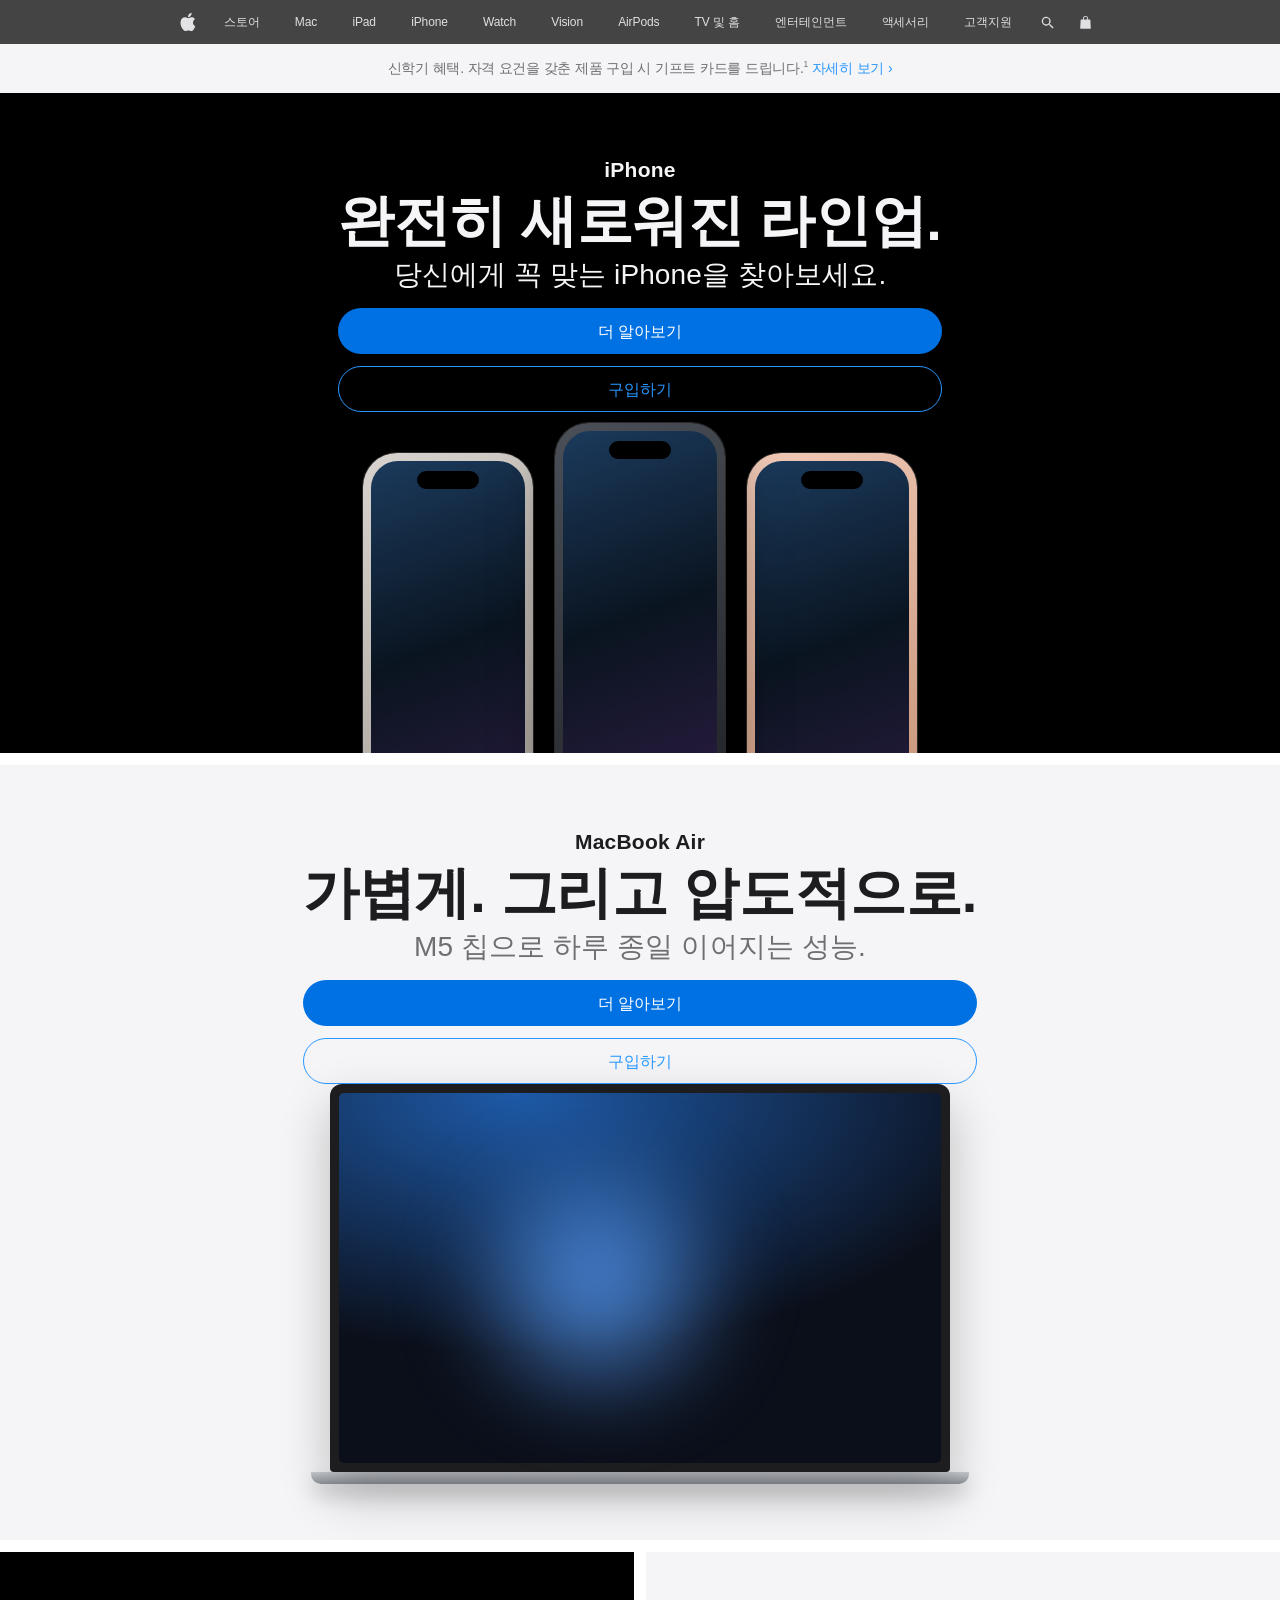
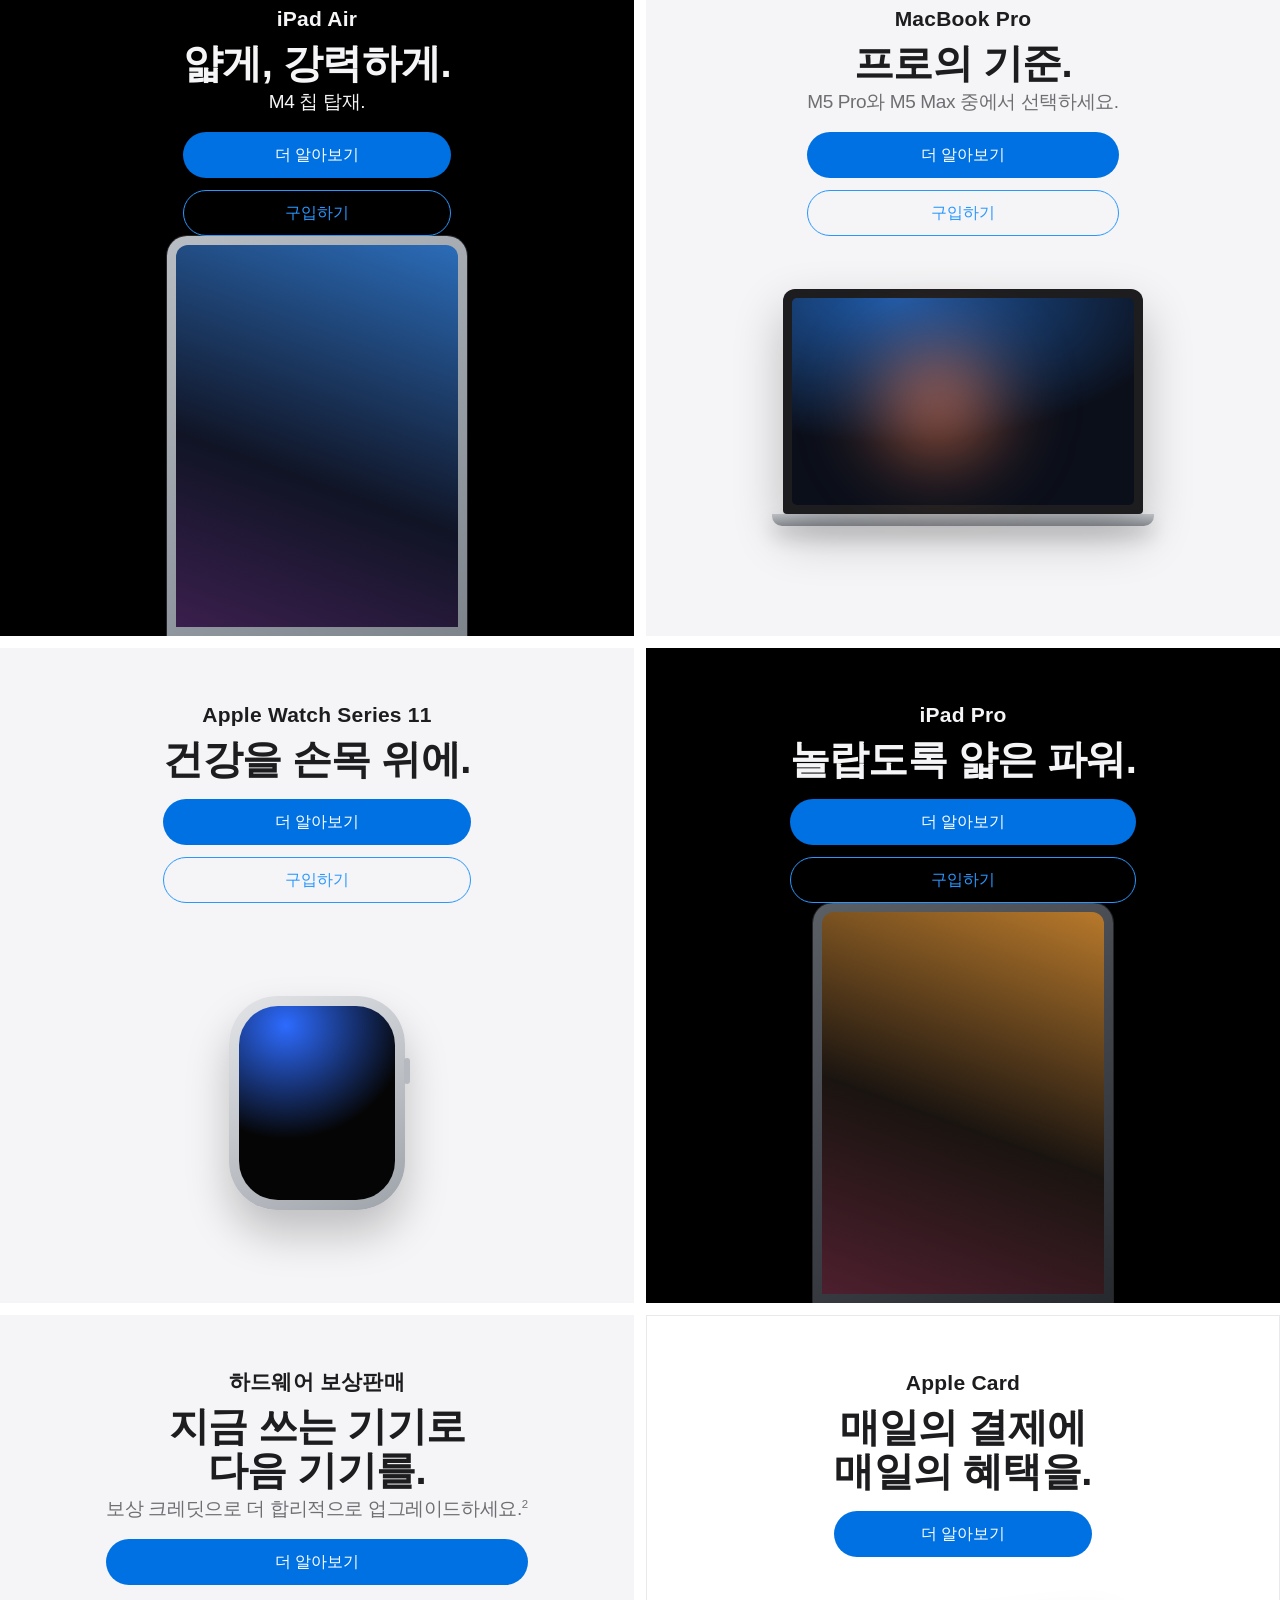
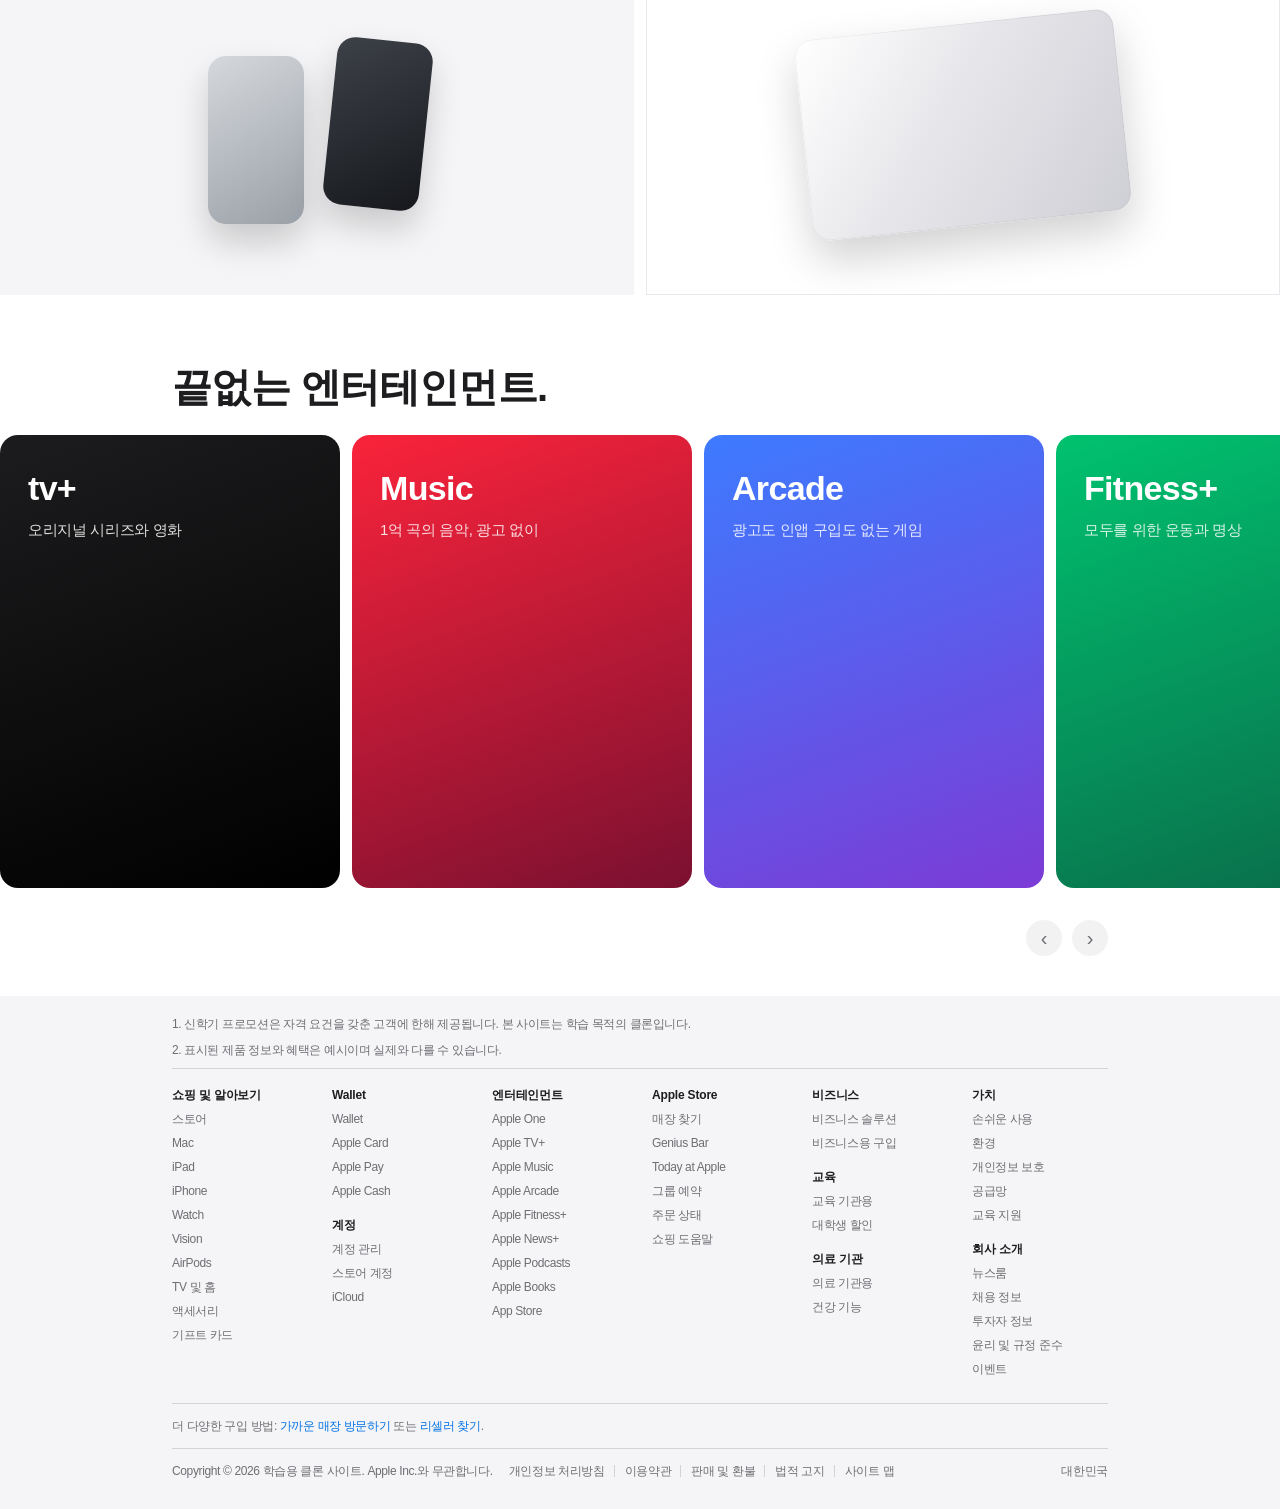
<file: index.html>
<!DOCTYPE html>
<html lang="ko">
<head>
<meta charset="UTF-8">
<meta name="viewport" content="width=device-width, initial-scale=1, viewport-fit=cover">
<title>Apple Clone</title>
<meta name="description" content="apple.com 레이아웃을 재현한 학습용 클론 사이트">
<link rel="stylesheet" href="css/styles.css">
<link rel="stylesheet" href="css/auth.css">
</head>
<body>

<!-- ============ GLOBAL NAV ============ -->
<header class="gnav" id="gnav">
  <nav class="gnav-inner" aria-label="글로벌">
    <a class="gnav-logo" href="#main" aria-label="홈">
      <svg viewBox="0 0 20 24" width="16" height="20" aria-hidden="true">
        <path fill="currentColor" d="M16.3 12.7c0-2.9 2.4-4.3 2.5-4.4-1.4-2-3.5-2.3-4.2-2.3-1.8-.2-3.5 1-4.4 1-.9 0-2.3-1-3.8-1-2 0-3.8 1.1-4.8 2.9-2 3.5-.5 8.8 1.5 11.6 1 1.4 2.1 3 3.6 2.9 1.4-.1 2-.9 3.7-.9 1.7 0 2.2.9 3.7.9 1.5 0 2.5-1.4 3.4-2.8 1.1-1.6 1.5-3.2 1.6-3.3-.1 0-3-1.2-3-4.6zM13.4 4.1c.8-1 1.3-2.3 1.2-3.7-1.2.1-2.6.8-3.4 1.8-.7.9-1.4 2.3-1.2 3.6 1.3.1 2.6-.7 3.4-1.7z"/>
      </svg>
    </a>
    <ul class="gnav-list">
      <li><a href="#">스토어</a></li>
      <li><a href="#mac">Mac</a></li>
      <li><a href="#ipad">iPad</a></li>
      <li><a href="#iphone">iPhone</a></li>
      <li><a href="#watch">Watch</a></li>
      <li><a href="#">Vision</a></li>
      <li><a href="#">AirPods</a></li>
      <li><a href="#">TV 및 홈</a></li>
      <li><a href="#entertainment">엔터테인먼트</a></li>
      <li><a href="#">액세서리</a></li>
      <li><a href="#">고객지원</a></li>
    </ul>
    <button class="gnav-icon" id="searchBtn" aria-label="검색" aria-expanded="false">
      <svg viewBox="0 0 17 17" width="15" height="15" aria-hidden="true"><path fill="currentColor" d="M11.6 10.5h-.6l-.2-.2a5 5 0 1 0-.5.5l.2.2v.6l3.8 3.8 1.1-1.1-3.8-3.8zm-4.6 0a3.5 3.5 0 1 1 0-7 3.5 3.5 0 0 1 0 7z"/></svg>
    </button>
    <button class="gnav-icon" id="bagBtn" aria-label="장바구니">
      <svg viewBox="0 0 17 17" width="15" height="15" aria-hidden="true"><path fill="currentColor" d="M13.5 5.2h-2.1V4a2.9 2.9 0 0 0-5.8 0v1.2H3.5a.5.5 0 0 0-.5.47l-.5 9.3a.5.5 0 0 0 .5.53h11a.5.5 0 0 0 .5-.53l-.5-9.3a.5.5 0 0 0-.5-.47zM6.6 4a1.9 1.9 0 0 1 3.8 0v1.2H6.6V4z"/></svg>
    </button>
    <span id="navAccount"></span>
    <button class="gnav-burger" id="burger" aria-label="메뉴" aria-expanded="false"><span></span><span></span></button>
  </nav>

  <div class="gnav-search" id="gnavSearch" hidden>
    <div class="gnav-search-inner">
      <label class="search-field">
        <svg viewBox="0 0 17 17" width="17" height="17" aria-hidden="true"><path fill="currentColor" d="M11.6 10.5h-.6l-.2-.2a5 5 0 1 0-.5.5l.2.2v.6l3.8 3.8 1.1-1.1-3.8-3.8zm-4.6 0a3.5 3.5 0 1 1 0-7 3.5 3.5 0 0 1 0 7z"/></svg>
        <input type="search" id="searchInput" placeholder="apple.com 검색" aria-label="검색어">
      </label>
      <p class="search-label">빠른 링크</p>
      <ul class="search-links">
        <li><a href="#">주문 조회</a></li>
        <li><a href="#">하드웨어 보상판매</a></li>
        <li><a href="#">Apple 계정</a></li>
        <li><a href="#">AirPods 비교하기</a></li>
      </ul>
    </div>
  </div>
</header>

<div class="mobile-menu" id="mobileMenu" hidden>
  <ul>
    <li><a href="#">스토어</a></li><li><a href="#mac">Mac</a></li><li><a href="#ipad">iPad</a></li>
    <li><a href="#iphone">iPhone</a></li><li><a href="#watch">Watch</a></li><li><a href="#">Vision</a></li>
    <li><a href="#">AirPods</a></li><li><a href="#">TV 및 홈</a></li><li><a href="#entertainment">엔터테인먼트</a></li>
    <li><a href="#">액세서리</a></li><li><a href="#">고객지원</a></li>
  </ul>
</div>

<!-- ============ PROMO BAR ============ -->
<div class="promo-bar">
  <p>신학기 혜택. 자격 요건을 갖춘 제품 구입 시 기프트 카드를 드립니다.<sup>1</sup> <a href="#">자세히 보기 <span aria-hidden="true">&rsaquo;</span></a></p>
</div>

<main id="main">

  <!-- ============ HERO 1 ============ -->
  <section class="hero hero-dark" id="iphone">
    <div class="hero-copy">
      <p class="eyebrow">iPhone</p>
      <h1 class="hero-title">완전히 새로워진 라인업.</h1>
      <p class="hero-sub">당신에게 꼭 맞는 iPhone을 찾아보세요.</p>
      <div class="cta-row">
        <a class="btn btn-primary" href="#">더 알아보기</a>
        <a class="btn btn-ghost" href="#">구입하기</a>
      </div>
    </div>
    <div class="hero-art art-iphone" aria-hidden="true">
      <div class="phone phone-a"><span class="notch"></span></div>
      <div class="phone phone-b"><span class="notch"></span></div>
      <div class="phone phone-c"><span class="notch"></span></div>
    </div>
  </section>

  <!-- ============ HERO 2 ============ -->
  <section class="hero hero-light" id="mac">
    <div class="hero-copy">
      <p class="eyebrow">MacBook Air</p>
      <h2 class="hero-title">가볍게. 그리고 압도적으로.</h2>
      <p class="hero-sub">M5 칩으로 하루 종일 이어지는 성능.</p>
      <div class="cta-row">
        <a class="btn btn-primary" href="#">더 알아보기</a>
        <a class="btn btn-ghost" href="#">구입하기</a>
      </div>
    </div>
    <div class="hero-art art-laptop" aria-hidden="true">
      <div class="laptop"><div class="screen"><span class="glow"></span></div><div class="base"></div></div>
    </div>
  </section>

  <!-- ============ HALF TILES ============ -->
  <div class="tile-grid">

    <section class="tile tile-dark" id="ipad">
      <div class="tile-copy">
        <p class="eyebrow">iPad Air</p>
        <h2 class="tile-title">얇게, 강력하게.</h2>
        <p class="tile-sub">M4 칩 탑재.</p>
        <div class="cta-row">
          <a class="btn btn-primary" href="#">더 알아보기</a>
          <a class="btn btn-ghost" href="#">구입하기</a>
        </div>
      </div>
      <div class="tile-art art-tablet" aria-hidden="true"><div class="tablet"></div></div>
    </section>

    <section class="tile tile-light">
      <div class="tile-copy">
        <p class="eyebrow">MacBook Pro</p>
        <h2 class="tile-title">프로의 기준.</h2>
        <p class="tile-sub">M5 Pro와 M5 Max 중에서 선택하세요.</p>
        <div class="cta-row">
          <a class="btn btn-primary" href="#">더 알아보기</a>
          <a class="btn btn-ghost" href="#">구입하기</a>
        </div>
      </div>
      <div class="tile-art art-laptop small" aria-hidden="true">
        <div class="laptop"><div class="screen"><span class="glow warm"></span></div><div class="base"></div></div>
      </div>
    </section>

    <section class="tile tile-light" id="watch">
      <div class="tile-copy">
        <p class="eyebrow">Apple Watch Series 11</p>
        <h2 class="tile-title">건강을 손목 위에.</h2>
        <div class="cta-row">
          <a class="btn btn-primary" href="#">더 알아보기</a>
          <a class="btn btn-ghost" href="#">구입하기</a>
        </div>
      </div>
      <div class="tile-art art-watch" aria-hidden="true"><div class="watch"><span class="watch-face"></span><span class="crown"></span></div></div>
    </section>

    <section class="tile tile-dark">
      <div class="tile-copy">
        <p class="eyebrow">iPad Pro</p>
        <h2 class="tile-title">놀랍도록 얇은 파워.</h2>
        <div class="cta-row">
          <a class="btn btn-primary" href="#">더 알아보기</a>
          <a class="btn btn-ghost" href="#">구입하기</a>
        </div>
      </div>
      <div class="tile-art art-tablet" aria-hidden="true"><div class="tablet pro"></div></div>
    </section>

    <section class="tile tile-light">
      <div class="tile-copy">
        <p class="eyebrow">하드웨어 보상판매</p>
        <h2 class="tile-title">지금 쓰는 기기로<br>다음 기기를.</h2>
        <p class="tile-sub">보상 크레딧으로 더 합리적으로 업그레이드하세요.<sup>2</sup></p>
        <div class="cta-row"><a class="btn btn-primary" href="#">더 알아보기</a></div>
      </div>
      <div class="tile-art art-tradein" aria-hidden="true"><div class="swap"><span></span><span></span></div></div>
    </section>

    <section class="tile tile-white">
      <div class="tile-copy">
        <p class="eyebrow">Apple Card</p>
        <h2 class="tile-title">매일의 결제에<br>매일의 혜택을.</h2>
        <div class="cta-row"><a class="btn btn-primary" href="#">더 알아보기</a></div>
      </div>
      <div class="tile-art art-card" aria-hidden="true"><div class="creditcard"></div></div>
    </section>

  </div>

  <!-- ============ ENTERTAINMENT CAROUSEL ============ -->
  <section class="ent" id="entertainment">
    <h2 class="ent-title">끝없는 엔터테인먼트.</h2>
    <div class="ent-viewport">
      <div class="ent-track" id="entTrack">
        <article class="ent-card c1"><h3>tv+</h3><p>오리지널 시리즈와 영화</p></article>
        <article class="ent-card c2"><h3>Music</h3><p>1억 곡의 음악, 광고 없이</p></article>
        <article class="ent-card c3"><h3>Arcade</h3><p>광고도 인앱 구입도 없는 게임</p></article>
        <article class="ent-card c4"><h3>Fitness+</h3><p>모두를 위한 운동과 명상</p></article>
        <article class="ent-card c5"><h3>News+</h3><p>수백 종의 잡지와 신문</p></article>
      </div>
    </div>
    <div class="ent-nav">
      <button id="entPrev" aria-label="이전 항목">&lsaquo;</button>
      <button id="entNext" aria-label="다음 항목">&rsaquo;</button>
    </div>
  </section>

</main>

<!-- ============ FOOTER ============ -->
<footer class="footer">
  <div class="footer-inner">
    <p class="footnote">1. 신학기 프로모션은 자격 요건을 갖춘 고객에 한해 제공됩니다. 본 사이트는 학습 목적의 클론입니다.</p>
    <p class="footnote">2. 표시된 제품 정보와 혜택은 예시이며 실제와 다를 수 있습니다.</p>

    <div class="footer-cols">
      <div class="fcol">
        <h3>쇼핑 및 알아보기</h3>
        <ul><li><a href="#">스토어</a></li><li><a href="#">Mac</a></li><li><a href="#">iPad</a></li><li><a href="#">iPhone</a></li><li><a href="#">Watch</a></li><li><a href="#">Vision</a></li><li><a href="#">AirPods</a></li><li><a href="#">TV 및 홈</a></li><li><a href="#">액세서리</a></li><li><a href="#">기프트 카드</a></li></ul>
      </div>
      <div class="fcol">
        <h3>Wallet</h3>
        <ul><li><a href="#">Wallet</a></li><li><a href="#">Apple Card</a></li><li><a href="#">Apple Pay</a></li><li><a href="#">Apple Cash</a></li></ul>
        <h3>계정</h3>
        <ul><li><a href="#">계정 관리</a></li><li><a href="#">스토어 계정</a></li><li><a href="#">iCloud</a></li></ul>
      </div>
      <div class="fcol">
        <h3>엔터테인먼트</h3>
        <ul><li><a href="#">Apple One</a></li><li><a href="#">Apple TV+</a></li><li><a href="#">Apple Music</a></li><li><a href="#">Apple Arcade</a></li><li><a href="#">Apple Fitness+</a></li><li><a href="#">Apple News+</a></li><li><a href="#">Apple Podcasts</a></li><li><a href="#">Apple Books</a></li><li><a href="#">App Store</a></li></ul>
      </div>
      <div class="fcol">
        <h3>Apple Store</h3>
        <ul><li><a href="#">매장 찾기</a></li><li><a href="#">Genius Bar</a></li><li><a href="#">Today at Apple</a></li><li><a href="#">그룹 예약</a></li><li><a href="#">주문 상태</a></li><li><a href="#">쇼핑 도움말</a></li></ul>
      </div>
      <div class="fcol">
        <h3>비즈니스</h3>
        <ul><li><a href="#">비즈니스 솔루션</a></li><li><a href="#">비즈니스용 구입</a></li></ul>
        <h3>교육</h3>
        <ul><li><a href="#">교육 기관용</a></li><li><a href="#">대학생 할인</a></li></ul>
        <h3>의료 기관</h3>
        <ul><li><a href="#">의료 기관용</a></li><li><a href="#">건강 기능</a></li></ul>
      </div>
      <div class="fcol">
        <h3>가치</h3>
        <ul><li><a href="#">손쉬운 사용</a></li><li><a href="#">환경</a></li><li><a href="#">개인정보 보호</a></li><li><a href="#">공급망</a></li><li><a href="#">교육 지원</a></li></ul>
        <h3>회사 소개</h3>
        <ul><li><a href="#">뉴스룸</a></li><li><a href="#">채용 정보</a></li><li><a href="#">투자자 정보</a></li><li><a href="#">윤리 및 규정 준수</a></li><li><a href="#">이벤트</a></li></ul>
      </div>
    </div>

    <p class="footer-more">더 다양한 구입 방법: <a href="#">가까운 매장 방문하기</a> 또는 <a href="#">리셀러 찾기</a>.</p>

    <div class="footer-bottom">
      <p class="copyright">Copyright © 2026 학습용 클론 사이트. Apple Inc.와 무관합니다.</p>
      <ul class="legal">
        <li><a href="#">개인정보 처리방침</a></li>
        <li><a href="#">이용약관</a></li>
        <li><a href="#">판매 및 환불</a></li>
        <li><a href="#">법적 고지</a></li>
        <li><a href="#">사이트 맵</a></li>
      </ul>
      <p class="region">대한민국</p>
    </div>
  </div>
</footer>

<script src="js/main.js"></script>
<script type="module" src="js/nav-auth.js"></script>
</body>
</html>
</file>
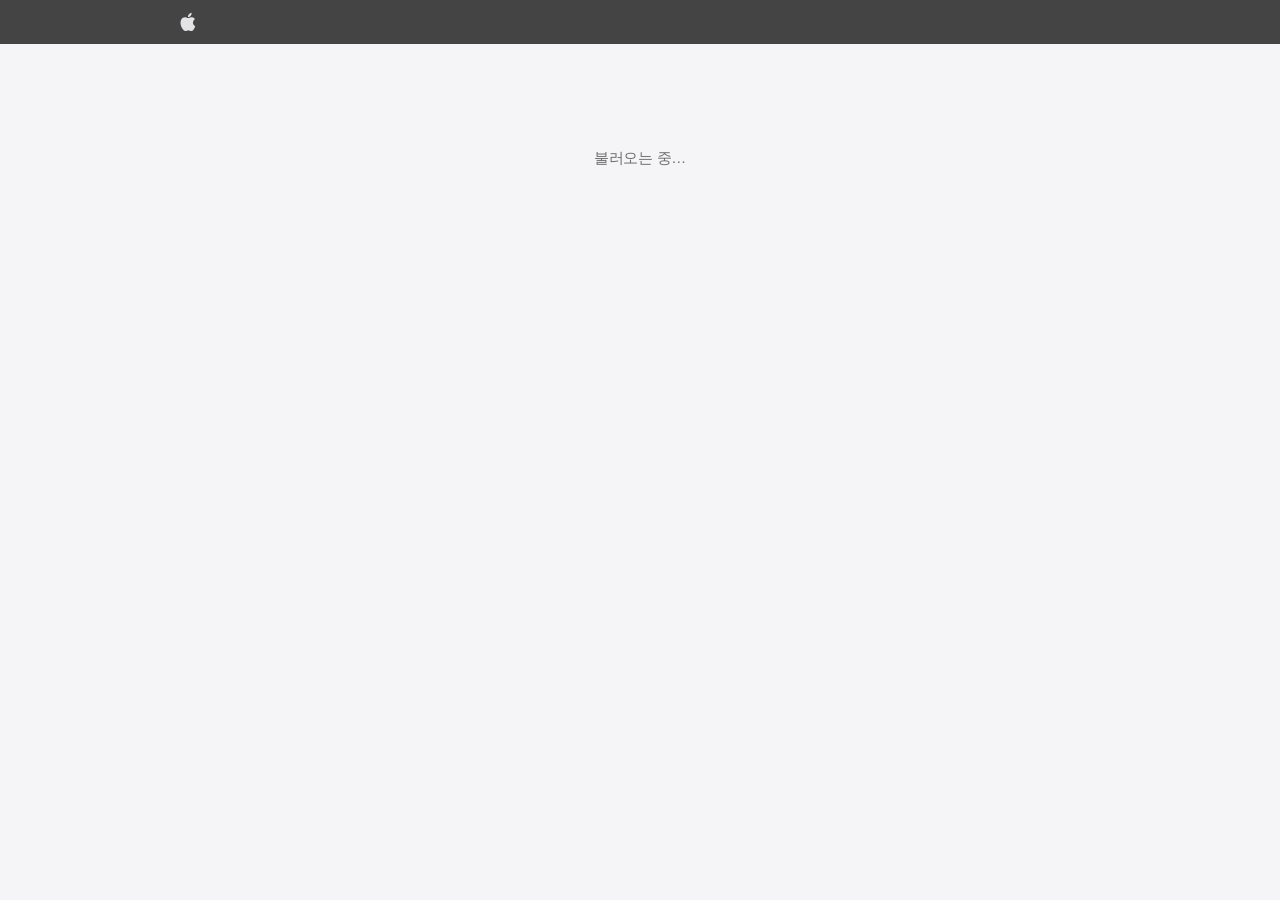
<file: admin.html>
<!DOCTYPE html>
<html lang="ko">
<head>
<meta charset="UTF-8">
<meta name="viewport" content="width=device-width, initial-scale=1, viewport-fit=cover">
<title>관리자 — Apple Clone</title>
<meta name="robots" content="noindex">
<link rel="stylesheet" href="css/styles.css">
<link rel="stylesheet" href="css/auth.css">
</head>
<body>

<header class="gnav">
  <nav class="gnav-inner" aria-label="글로벌">
    <a class="gnav-logo" href="index.html" aria-label="홈">
      <svg viewBox="0 0 20 24" width="16" height="20" aria-hidden="true">
        <path fill="currentColor" d="M16.3 12.7c0-2.9 2.4-4.3 2.5-4.4-1.4-2-3.5-2.3-4.2-2.3-1.8-.2-3.5 1-4.4 1-.9 0-2.3-1-3.8-1-2 0-3.8 1.1-4.8 2.9-2 3.5-.5 8.8 1.5 11.6 1 1.4 2.1 3 3.6 2.9 1.4-.1 2-.9 3.7-.9 1.7 0 2.2.9 3.7.9 1.5 0 2.5-1.4 3.4-2.8 1.1-1.6 1.5-3.2 1.6-3.3-.1 0-3-1.2-3-4.6zM13.4 4.1c.8-1 1.3-2.3 1.2-3.7-1.2.1-2.6.8-3.4 1.8-.7.9-1.4 2.3-1.2 3.6 1.3.1 2.6-.7 3.4-1.7z"/>
      </svg>
    </a>
  </nav>
</header>

<main class="auth-main">
  <div id="page" hidden>
    <div class="page-head">
      <h1>회원 관리</h1>
      <p>가입한 회원을 조회하고 권한을 변경합니다.</p>
    </div>

    <div class="auth-card auth-card--wide">
      <p class="notice notice-error" id="errorBox" role="alert" hidden></p>
      <p class="notice notice-success" id="successBox" role="status" hidden></p>

      <div class="admin-toolbar">
        <input class="field-input" type="search" id="searchInput"
               placeholder="이름 또는 이메일로 검색" aria-label="회원 검색">
        <span class="admin-count" id="countText"></span>
        <button type="button" class="btn btn-quiet" id="refreshBtn">새로고침</button>
      </div>

      <div class="table-scroll">
        <table class="admin-table">
          <thead>
            <tr>
              <th scope="col">회원</th>
              <th scope="col">권한</th>
              <th scope="col">가입일</th>
              <th scope="col">가입 상태</th>
              <th scope="col">관리</th>
            </tr>
          </thead>
          <tbody id="tableBody"></tbody>
        </table>
      </div>

      <p class="empty" id="emptyBox" hidden>조건에 맞는 회원이 없습니다.</p>
    </div>

    <p class="auth-foot"><a href="mypage.html">마이페이지로 돌아가기</a></p>
  </div>

  <p class="loading" id="loading">불러오는 중…</p>
</main>

<script type="module" src="js/admin.js"></script>
</body>
</html>
</file>
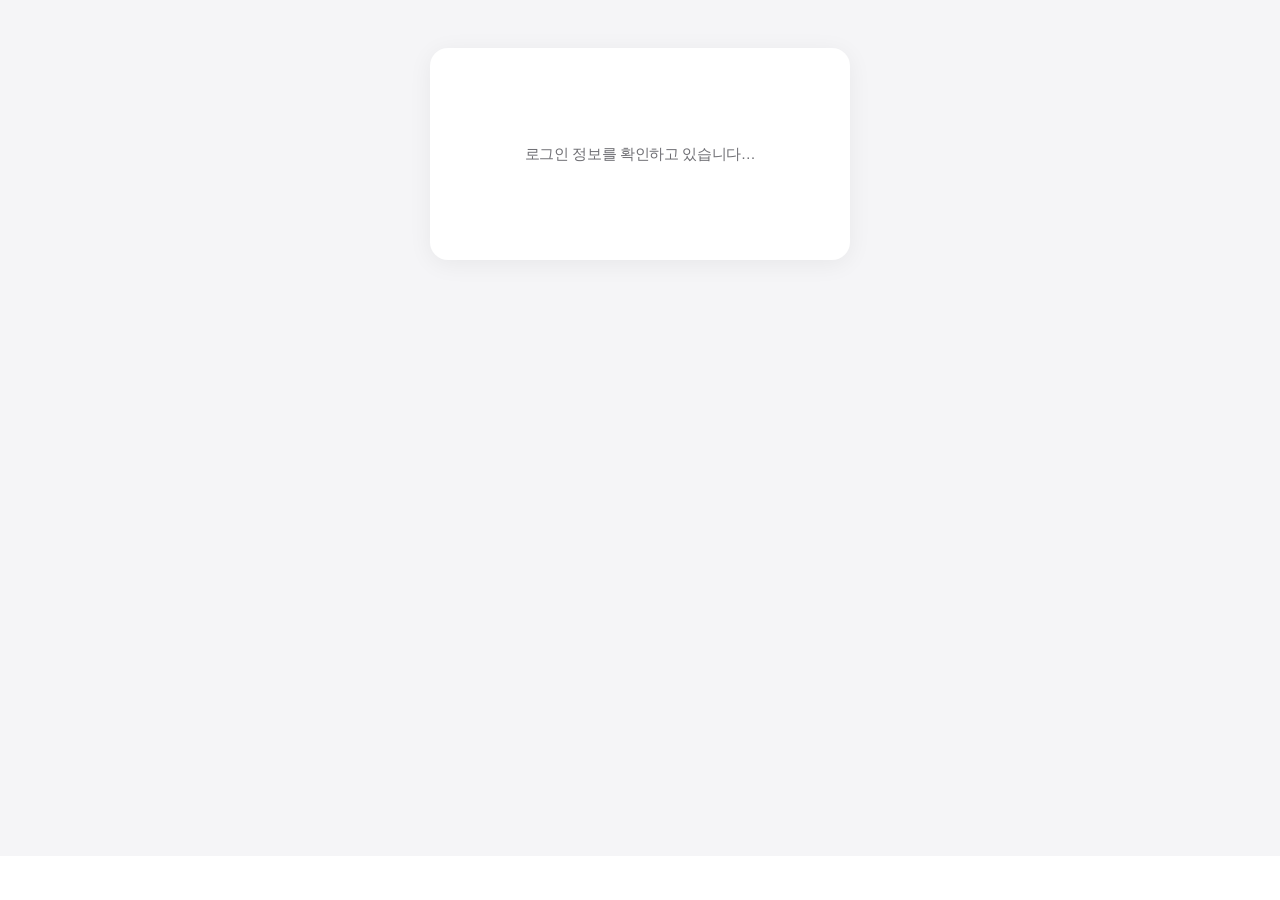
<file: auth-callback.html>
<!DOCTYPE html>
<html lang="ko">
<head>
<meta charset="UTF-8">
<meta name="viewport" content="width=device-width, initial-scale=1, viewport-fit=cover">
<title>로그인 처리 중 — Apple Clone</title>
<meta name="robots" content="noindex">
<link rel="stylesheet" href="css/styles.css">
<link rel="stylesheet" href="css/auth.css">
</head>
<body>

<main class="auth-main">
  <div class="auth-card">
    <p class="loading" id="statusText">로그인 정보를 확인하고 있습니다…</p>
    <p class="notice notice-error" id="errorBox" role="alert" hidden></p>
    <p id="retryWrap" hidden>
      <a class="btn btn-primary" href="login.html">로그인 화면으로 돌아가기</a>
    </p>
  </div>
</main>

<script type="module" src="js/auth-callback.js"></script>
</body>
</html>
</file>
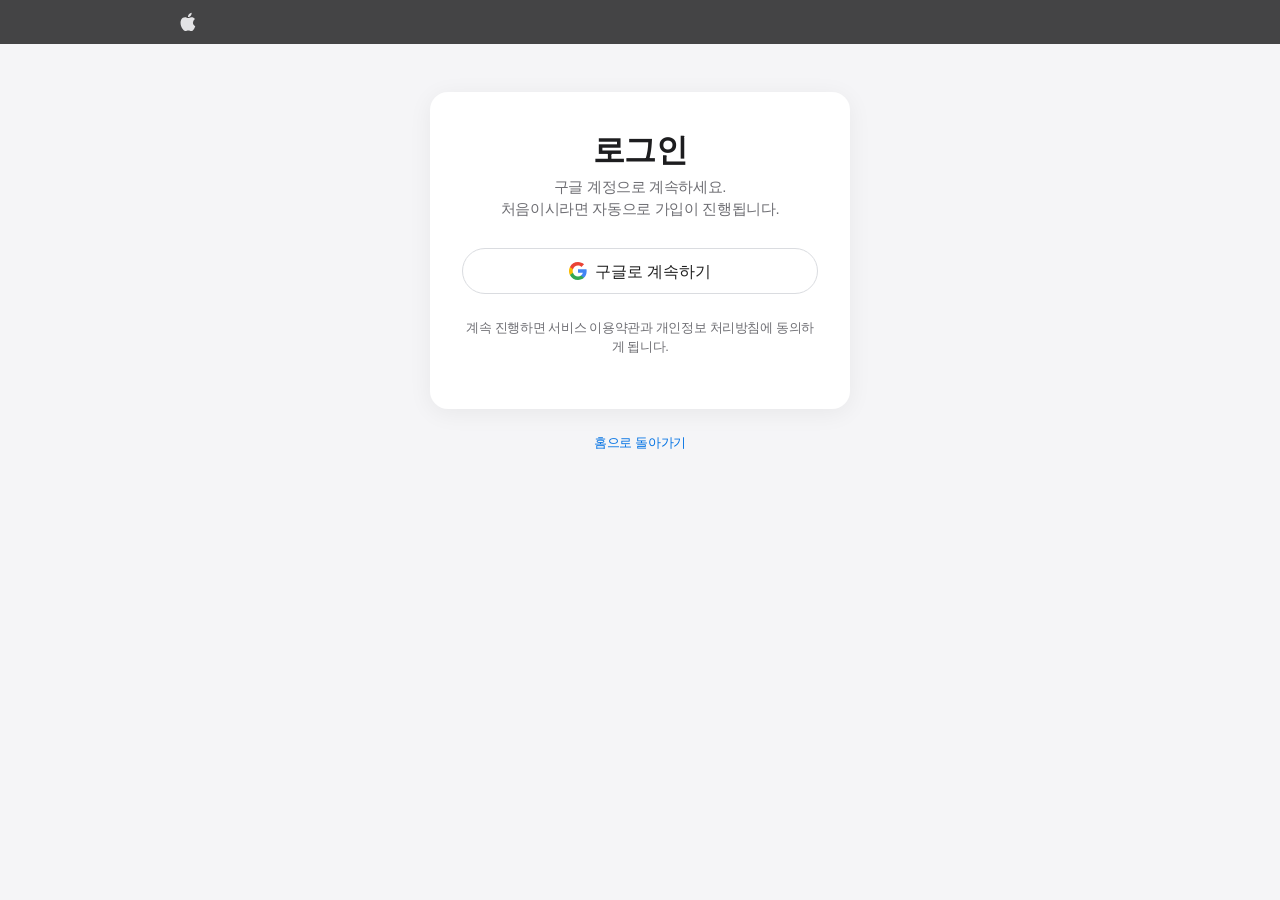
<file: login.html>
<!DOCTYPE html>
<html lang="ko">
<head>
<meta charset="UTF-8">
<meta name="viewport" content="width=device-width, initial-scale=1, viewport-fit=cover">
<title>로그인 — Apple Clone</title>
<meta name="description" content="구글 계정으로 로그인합니다.">
<link rel="stylesheet" href="css/styles.css">
<link rel="stylesheet" href="css/auth.css">
</head>
<body>

<header class="gnav">
  <nav class="gnav-inner" aria-label="글로벌">
    <a class="gnav-logo" href="index.html" aria-label="홈">
      <svg viewBox="0 0 20 24" width="16" height="20" aria-hidden="true">
        <path fill="currentColor" d="M16.3 12.7c0-2.9 2.4-4.3 2.5-4.4-1.4-2-3.5-2.3-4.2-2.3-1.8-.2-3.5 1-4.4 1-.9 0-2.3-1-3.8-1-2 0-3.8 1.1-4.8 2.9-2 3.5-.5 8.8 1.5 11.6 1 1.4 2.1 3 3.6 2.9 1.4-.1 2-.9 3.7-.9 1.7 0 2.2.9 3.7.9 1.5 0 2.5-1.4 3.4-2.8 1.1-1.6 1.5-3.2 1.6-3.3-.1 0-3-1.2-3-4.6zM13.4 4.1c.8-1 1.3-2.3 1.2-3.7-1.2.1-2.6.8-3.4 1.8-.7.9-1.4 2.3-1.2 3.6 1.3.1 2.6-.7 3.4-1.7z"/>
      </svg>
    </a>
  </nav>
</header>

<main class="auth-main">
  <div class="auth-card">
    <h1 class="auth-title">로그인</h1>
    <p class="auth-sub">구글 계정으로 계속하세요.<br>처음이시라면 자동으로 가입이 진행됩니다.</p>

    <p class="notice notice-error" id="errorBox" role="alert" hidden></p>

    <button type="button" class="btn btn-google" id="googleBtn">
      <svg width="18" height="18" viewBox="0 0 18 18" aria-hidden="true">
        <path fill="#4285F4" d="M17.64 9.2c0-.64-.06-1.25-.16-1.84H9v3.48h4.84a4.14 4.14 0 0 1-1.8 2.72v2.26h2.92c1.7-1.57 2.68-3.88 2.68-6.62z"/>
        <path fill="#34A853" d="M9 18c2.43 0 4.47-.8 5.96-2.18l-2.92-2.26c-.8.54-1.84.86-3.04.86-2.34 0-4.32-1.58-5.03-3.7H.96v2.33A9 9 0 0 0 9 18z"/>
        <path fill="#FBBC05" d="M3.97 10.72a5.4 5.4 0 0 1 0-3.44V4.95H.96a9 9 0 0 0 0 8.1l3.01-2.33z"/>
        <path fill="#EA4335" d="M9 3.58c1.32 0 2.5.45 3.44 1.35l2.58-2.58C13.46.9 11.43 0 9 0A9 9 0 0 0 .96 4.95l3.01 2.33C4.68 5.16 6.66 3.58 9 3.58z"/>
      </svg>
      <span id="googleBtnLabel">구글로 계속하기</span>
    </button>

    <p class="auth-foot">
      계속 진행하면 서비스 이용약관과 개인정보 처리방침에 동의하게 됩니다.
    </p>
  </div>

  <p class="auth-foot"><a href="index.html">홈으로 돌아가기</a></p>
</main>

<script type="module" src="js/login.js"></script>
</body>
</html>
</file>
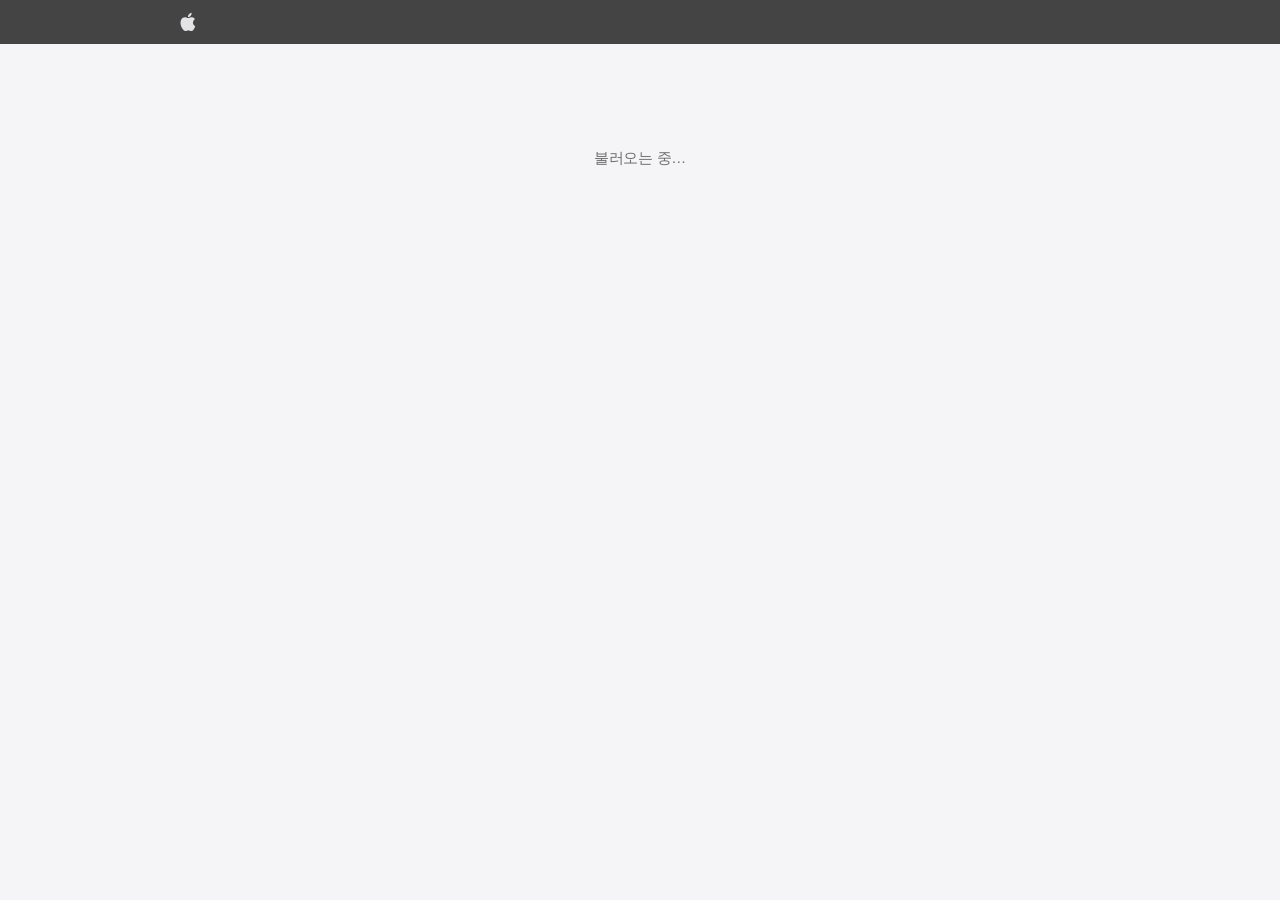
<file: mypage.html>
<!DOCTYPE html>
<html lang="ko">
<head>
<meta charset="UTF-8">
<meta name="viewport" content="width=device-width, initial-scale=1, viewport-fit=cover">
<title>마이페이지 — Apple Clone</title>
<meta name="robots" content="noindex">
<link rel="stylesheet" href="css/styles.css">
<link rel="stylesheet" href="css/auth.css">
</head>
<body>

<header class="gnav">
  <nav class="gnav-inner" aria-label="글로벌">
    <a class="gnav-logo" href="index.html" aria-label="홈">
      <svg viewBox="0 0 20 24" width="16" height="20" aria-hidden="true">
        <path fill="currentColor" d="M16.3 12.7c0-2.9 2.4-4.3 2.5-4.4-1.4-2-3.5-2.3-4.2-2.3-1.8-.2-3.5 1-4.4 1-.9 0-2.3-1-3.8-1-2 0-3.8 1.1-4.8 2.9-2 3.5-.5 8.8 1.5 11.6 1 1.4 2.1 3 3.6 2.9 1.4-.1 2-.9 3.7-.9 1.7 0 2.2.9 3.7.9 1.5 0 2.5-1.4 3.4-2.8 1.1-1.6 1.5-3.2 1.6-3.3-.1 0-3-1.2-3-4.6zM13.4 4.1c.8-1 1.3-2.3 1.2-3.7-1.2.1-2.6.8-3.4 1.8-.7.9-1.4 2.3-1.2 3.6 1.3.1 2.6-.7 3.4-1.7z"/>
      </svg>
    </a>
  </nav>
</header>

<main class="auth-main">
  <div class="auth-card" id="card" hidden>
    <div class="profile-head">
      <img class="avatar" id="avatar" alt="" hidden>
      <div class="avatar avatar-fallback" id="avatarFallback" aria-hidden="true"></div>
      <div class="profile-head-text">
        <p class="profile-name" id="headName"></p>
        <p class="profile-email" id="headEmail"></p>
      </div>
    </div>

    <p class="notice notice-error" id="errorBox" role="alert" hidden></p>
    <p class="notice notice-success" id="successBox" role="status" hidden></p>

    <form id="profileForm" novalidate>
      <label class="field">
        <span class="field-label">이름</span>
        <input class="field-input" type="text" id="displayName" maxlength="40" autocomplete="nickname" required>
      </label>

      <label class="field">
        <span class="field-label">이메일</span>
        <input class="field-input" type="email" id="email" disabled>
        <span class="field-help">구글 계정에서 가져온 값이라 변경할 수 없습니다.</span>
      </label>

      <button class="btn btn-primary" type="submit" id="saveBtn">저장</button>
    </form>

    <dl class="meta-list">
      <div><dt>권한</dt><dd id="roleCell"></dd></div>
      <div><dt>가입일</dt><dd id="createdCell"></dd></div>
      <div><dt>약관 동의</dt><dd id="termsCell"></dd></div>
    </dl>

    <div class="actions-row">
      <a class="btn btn-secondary" id="adminLink" href="admin.html" hidden>관리자페이지</a>
      <button type="button" class="btn btn-secondary" id="signOutBtn">로그아웃</button>
    </div>
  </div>

  <p class="loading" id="loading">불러오는 중…</p>
</main>

<script type="module" src="js/mypage.js"></script>
</body>
</html>
</file>
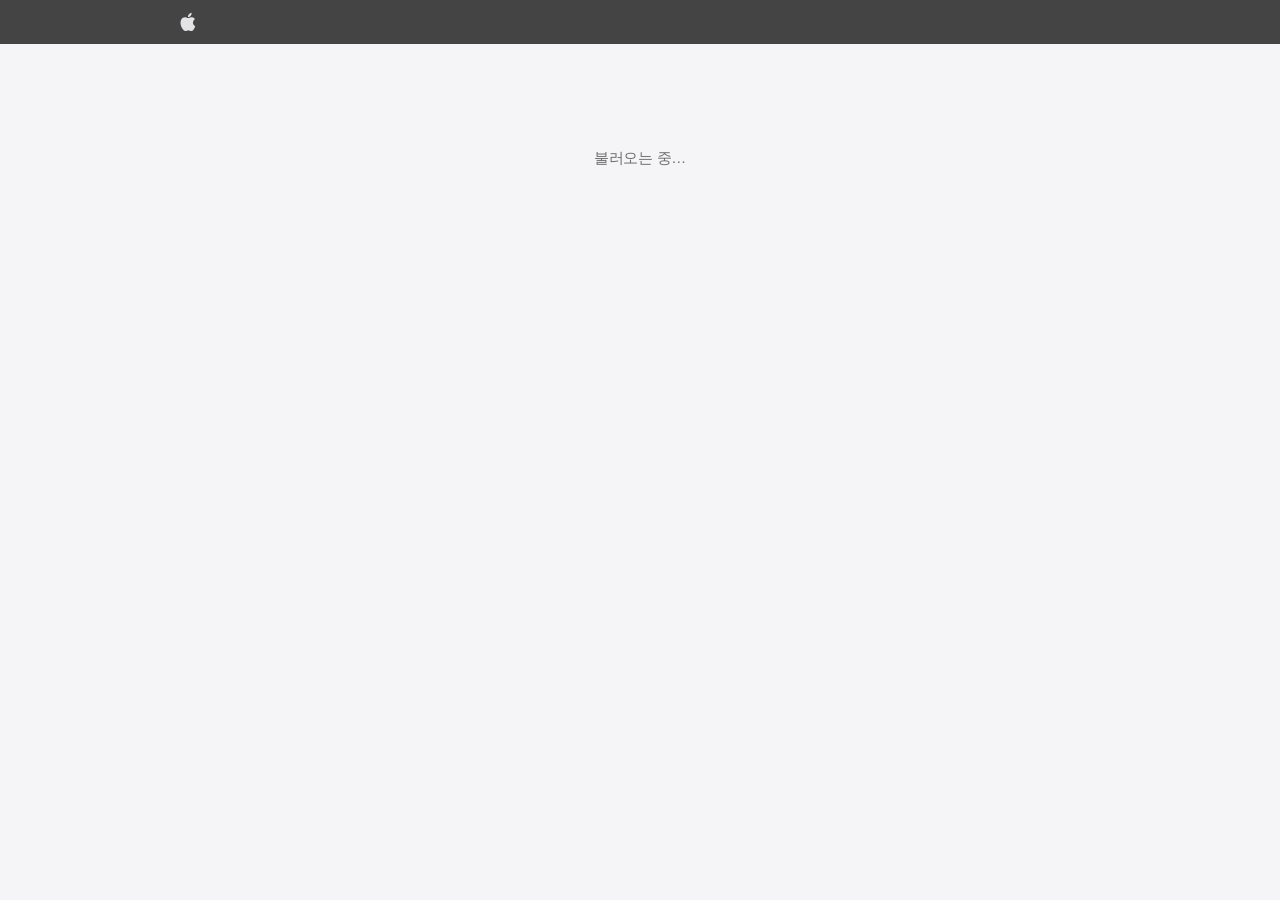
<file: welcome.html>
<!DOCTYPE html>
<html lang="ko">
<head>
<meta charset="UTF-8">
<meta name="viewport" content="width=device-width, initial-scale=1, viewport-fit=cover">
<title>회원가입 — Apple Clone</title>
<meta name="robots" content="noindex">
<link rel="stylesheet" href="css/styles.css">
<link rel="stylesheet" href="css/auth.css">
</head>
<body>

<header class="gnav">
  <nav class="gnav-inner" aria-label="글로벌">
    <a class="gnav-logo" href="index.html" aria-label="홈">
      <svg viewBox="0 0 20 24" width="16" height="20" aria-hidden="true">
        <path fill="currentColor" d="M16.3 12.7c0-2.9 2.4-4.3 2.5-4.4-1.4-2-3.5-2.3-4.2-2.3-1.8-.2-3.5 1-4.4 1-.9 0-2.3-1-3.8-1-2 0-3.8 1.1-4.8 2.9-2 3.5-.5 8.8 1.5 11.6 1 1.4 2.1 3 3.6 2.9 1.4-.1 2-.9 3.7-.9 1.7 0 2.2.9 3.7.9 1.5 0 2.5-1.4 3.4-2.8 1.1-1.6 1.5-3.2 1.6-3.3-.1 0-3-1.2-3-4.6zM13.4 4.1c.8-1 1.3-2.3 1.2-3.7-1.2.1-2.6.8-3.4 1.8-.7.9-1.4 2.3-1.2 3.6 1.3.1 2.6-.7 3.4-1.7z"/>
      </svg>
    </a>
  </nav>
</header>

<main class="auth-main">
  <div class="auth-card" id="card" hidden>
    <h1 class="auth-title">거의 다 됐습니다</h1>
    <p class="auth-sub">가입을 마치려면 아래 내용을 확인해 주세요.</p>

    <div class="profile-head">
      <img class="avatar" id="avatar" alt="" hidden>
      <div class="avatar avatar-fallback" id="avatarFallback" aria-hidden="true"></div>
      <div class="profile-head-text">
        <p class="profile-name" id="googleName"></p>
        <p class="profile-email" id="googleEmail"></p>
      </div>
    </div>

    <p class="notice notice-error" id="errorBox" role="alert" hidden></p>

    <form id="onboardForm" novalidate>
      <label class="field">
        <span class="field-label">사용하실 이름</span>
        <input class="field-input" type="text" id="displayName" maxlength="40"
               autocomplete="nickname" required>
        <span class="field-help">서비스 안에서 표시될 이름입니다. 나중에 마이페이지에서 바꿀 수 있습니다.</span>
      </label>

      <label class="checkbox">
        <input type="checkbox" id="agree" required>
        <span>서비스 이용약관 및 개인정보 처리방침에 동의합니다. (필수)</span>
      </label>

      <button class="btn btn-primary" type="submit" id="submitBtn">가입 완료하기</button>
    </form>

    <p class="auth-foot">
      다른 계정으로 하시겠어요? <a href="#" id="signOutLink">로그아웃</a>
    </p>
  </div>

  <p class="loading" id="loading">불러오는 중…</p>
</main>

<script type="module" src="js/welcome.js"></script>
</body>
</html>
</file>
<file: css/styles.css>
/* =========================================================
   Apple-style clone — design tokens
   ========================================================= */
:root {
  --ink: #1d1d1f;
  --ink-2: #6e6e73;
  --paper: #ffffff;
  --paper-2: #f5f5f7;
  --dark: #000000;
  --dark-2: #161617;
  --blue: #0071e3;
  --blue-link: #2997ff;
  --radius-lg: 18px;
  --nav-h: 44px;
  --gap: 12px;
  --max: 980px;
  --ease: cubic-bezier(0.28, 0.11, 0.32, 1);

  --font: "SF Pro Display", "SF Pro Text", -apple-system, BlinkMacSystemFont,
          "Helvetica Neue", "Apple SD Gothic Neo", "Pretendard",
          "Malgun Gothic", Roboto, Arial, sans-serif;
}

* { box-sizing: border-box; }

html { -webkit-text-size-adjust: 100%; scroll-behavior: smooth; }

body {
  margin: 0;
  background: var(--paper);
  color: var(--ink);
  font-family: var(--font);
  font-size: 17px;
  line-height: 1.47059;
  letter-spacing: -0.022em;
  -webkit-font-smoothing: antialiased;
}

a { color: var(--blue-link); text-decoration: none; }
a:hover { text-decoration: underline; }
h1, h2, h3 { margin: 0; font-weight: 600; letter-spacing: -0.015em; }
ul { margin: 0; padding: 0; list-style: none; }
button { font: inherit; color: inherit; background: none; border: 0; cursor: pointer; }
sup { font-size: 0.6em; vertical-align: super; }

:focus-visible { outline: 2px solid var(--blue-link); outline-offset: 3px; border-radius: 4px; }

/* =========================================================
   Global nav
   ========================================================= */
.gnav {
  position: sticky;
  top: 0;
  z-index: 9999;
  background: rgba(22, 22, 23, 0.8);
  -webkit-backdrop-filter: saturate(180%) blur(20px);
  backdrop-filter: saturate(180%) blur(20px);
  color: #f5f5f7;
}

.gnav-inner {
  max-width: var(--max);
  height: var(--nav-h);
  margin: 0 auto;
  padding: 0 22px;
  display: flex;
  align-items: center;
  gap: 8px;
}

.gnav-logo {
  display: flex;
  align-items: center;
  color: #f5f5f7;
  opacity: 0.9;
  padding: 0 8px;
}
.gnav-logo:hover { opacity: 1; text-decoration: none; }

.gnav-list {
  flex: 1;
  display: flex;
  justify-content: space-between;
  align-items: center;
  padding: 0 6px;
}
.gnav-list a {
  color: #f5f5f7;
  opacity: 0.88;
  font-size: 12px;
  line-height: var(--nav-h);
  letter-spacing: -0.01em;
  padding: 0 6px;
  white-space: nowrap;
  transition: opacity 0.2s var(--ease);
}
.gnav-list a:hover { opacity: 1; text-decoration: none; }

.gnav-icon {
  display: flex;
  align-items: center;
  justify-content: center;
  width: 30px;
  height: var(--nav-h);
  color: #f5f5f7;
  opacity: 0.88;
}
.gnav-icon:hover { opacity: 1; }

.gnav-burger { display: none; width: 30px; height: var(--nav-h); position: relative; }
.gnav-burger span {
  position: absolute;
  left: 7px;
  width: 17px;
  height: 1px;
  background: #f5f5f7;
  transition: transform 0.3s var(--ease), opacity 0.2s var(--ease);
}
.gnav-burger span:nth-child(1) { top: 20px; }
.gnav-burger span:nth-child(2) { top: 25px; }
.gnav-burger[aria-expanded="true"] span:nth-child(1) { transform: translateY(2.5px) rotate(45deg); }
.gnav-burger[aria-expanded="true"] span:nth-child(2) { transform: translateY(-2.5px) rotate(-45deg); }

/* search dropdown */
.gnav-search {
  border-top: 1px solid rgba(255, 255, 255, 0.1);
  background: rgba(22, 22, 23, 0.96);
  animation: dropIn 0.28s var(--ease);
}
@keyframes dropIn { from { opacity: 0; transform: translateY(-8px); } to { opacity: 1; transform: none; } }

.gnav-search-inner { max-width: var(--max); margin: 0 auto; padding: 24px 22px 34px; }

.search-field {
  display: flex;
  align-items: center;
  gap: 10px;
  color: #86868b;
  border-bottom: 1px solid rgba(255, 255, 255, 0.15);
  padding-bottom: 10px;
}
.search-field input {
  flex: 1;
  background: none;
  border: 0;
  outline: none;
  color: #f5f5f7;
  font-size: 24px;
  font-family: inherit;
}
.search-field input::placeholder { color: #86868b; }

.search-label { color: #86868b; font-size: 12px; margin: 22px 0 8px; }
.search-links a { color: #f5f5f7; font-size: 14px; display: block; padding: 6px 0; }

/* mobile menu */
.mobile-menu {
  position: fixed;
  top: var(--nav-h);
  left: 0;
  right: 0;
  bottom: 0;
  z-index: 9998;
  background: rgba(22, 22, 23, 0.98);
  -webkit-backdrop-filter: blur(20px);
  backdrop-filter: blur(20px);
  padding: 20px 26px;
  overflow-y: auto;
  animation: dropIn 0.3s var(--ease);
}
.mobile-menu a {
  display: block;
  color: #f5f5f7;
  font-size: 22px;
  font-weight: 600;
  padding: 12px 0;
  border-bottom: 1px solid rgba(255, 255, 255, 0.08);
}

/* =========================================================
   Promo bar
   ========================================================= */
.promo-bar { background: var(--paper-2); padding: 14px 22px; text-align: center; }
.promo-bar p { margin: 0; font-size: 14px; color: var(--ink-2); letter-spacing: -0.016em; }
.promo-bar a { white-space: nowrap; }

/* =========================================================
   Shared blocks
   ========================================================= */
.eyebrow {
  margin: 0 0 6px;
  font-size: 21px;
  font-weight: 600;
  letter-spacing: 0.011em;
}

.hero-title {
  font-size: clamp(40px, 7vw, 56px);
  line-height: 1.07143;
  letter-spacing: -0.005em;
  margin: 0 0 8px;
}
.hero-sub {
  font-size: clamp(19px, 3vw, 28px);
  line-height: 1.10722;
  font-weight: 400;
  letter-spacing: 0.004em;
  margin: 0;
}

.cta-row {
  display: flex;
  flex-wrap: wrap;
  justify-content: center;
  gap: 12px 28px;
  margin-top: 18px;
}

.btn {
  display: inline-block;
  font-size: 17px;
  line-height: 1.2;
  letter-spacing: -0.022em;
  border-radius: 980px;
  padding: 8px 16px;
  transition: background-color 0.2s var(--ease), color 0.2s var(--ease), transform 0.2s var(--ease);
}
.btn:hover { text-decoration: none; }
.btn-primary { background: var(--blue); color: #fff; }
.btn-primary:hover { background: #0077ed; }
.btn-ghost {
  border: 1px solid currentColor;
  color: var(--blue-link);
  padding: 7px 15px;
}
.btn-ghost:hover { background: var(--blue-link); color: #fff; border-color: var(--blue-link); }
.btn:active { transform: scale(0.97); }

/* reveal on scroll */
.reveal { opacity: 0; transform: translateY(28px); }
.reveal.in { opacity: 1; transform: none; transition: opacity 0.8s var(--ease), transform 0.8s var(--ease); }
@media (prefers-reduced-motion: reduce) {
  .reveal, .reveal.in { opacity: 1; transform: none; transition: none; }
  html { scroll-behavior: auto; }
}

/* =========================================================
   Hero sections
   ========================================================= */
.hero {
  position: relative;
  display: flex;
  flex-direction: column;
  align-items: center;
  text-align: center;
  padding: 62px 22px 0;
  min-height: 660px;
  overflow: hidden;
  margin-bottom: var(--gap);
}
.hero:first-of-type { margin-top: 0; }
.hero-dark { background: var(--dark); color: #f5f5f7; }
.hero-light { background: var(--paper-2); color: var(--ink); }
.hero-dark .eyebrow, .hero-dark .hero-title { color: #f5f5f7; }
.hero-light .hero-sub { color: var(--ink-2); }

.hero-copy { position: relative; z-index: 2; max-width: 720px; }
.hero-art {
  position: relative;
  flex: 1;
  width: 100%;
  max-width: 900px;
  display: flex;
  align-items: flex-end;
  justify-content: center;
}

/* --- iPhone art --- */
.art-iphone { gap: 22px; padding-bottom: 0; }
.phone {
  position: relative;
  width: 170px;
  height: 340px;
  border-radius: 34px 34px 0 0;
  padding: 8px;
  box-shadow: 0 0 0 1px rgba(255, 255, 255, 0.16), 0 30px 60px rgba(0, 0, 0, 0.6);
}
.phone::after {
  content: "";
  position: absolute;
  inset: 8px 8px 0;
  border-radius: 27px 27px 0 0;
  background: linear-gradient(160deg, #1b3a5c, #0a1420 55%, #241a3a);
}
.phone .notch {
  position: absolute;
  z-index: 2;
  top: 18px;
  left: 50%;
  transform: translateX(-50%);
  width: 62px;
  height: 18px;
  border-radius: 12px;
  background: #000;
}
.phone-a { background: linear-gradient(150deg, #d8d3ce, #a9a29b); transform: translateY(40px); }
.phone-b { background: linear-gradient(150deg, #4b4f57, #23262b); transform: translateY(10px); z-index: 2; }
.phone-c { background: linear-gradient(150deg, #f0c9b6, #c9967a); transform: translateY(40px); }

/* --- Laptop art --- */
.art-laptop { align-items: center; padding-bottom: 56px; }
.laptop { width: min(620px, 86vw); }
.laptop .screen {
  position: relative;
  aspect-ratio: 16 / 10;
  border-radius: 12px 12px 4px 4px;
  background: #1d1d1f;
  padding: 9px;
  box-shadow: 0 22px 50px rgba(0, 0, 0, 0.24);
}
.laptop .screen::after {
  content: "";
  position: absolute;
  inset: 9px;
  border-radius: 5px;
  background: radial-gradient(120% 100% at 30% 0%, #1e5aa8, #0b0f1a 70%);
  overflow: hidden;
}
.laptop .glow {
  position: absolute;
  z-index: 2;
  left: 12%;
  top: 18%;
  width: 62%;
  height: 66%;
  border-radius: 50%;
  filter: blur(34px);
  background: radial-gradient(circle, rgba(88, 160, 255, 0.85), transparent 65%);
}
.laptop .glow.warm { background: radial-gradient(circle, rgba(255, 132, 88, 0.8), transparent 65%); }
.laptop .base {
  height: 12px;
  border-radius: 0 0 10px 10px;
  background: linear-gradient(#c9ccd1, #8e9298);
  margin: 0 -3%;
  box-shadow: 0 10px 20px rgba(0, 0, 0, 0.18);
}
.art-laptop.small .laptop { width: min(360px, 74%); }

/* =========================================================
   Tile grid (half-width sections)
   ========================================================= */
.tile-grid {
  display: grid;
  grid-template-columns: repeat(2, 1fr);
  gap: var(--gap);
  background: var(--paper);
}

.tile {
  position: relative;
  display: flex;
  flex-direction: column;
  align-items: center;
  text-align: center;
  padding: 52px 22px 0;
  min-height: 580px;
  overflow: hidden;
}
.tile-dark { background: var(--dark); color: #f5f5f7; }
.tile-light { background: var(--paper-2); color: var(--ink); }
.tile-white { background: var(--paper); color: var(--ink); border: 1px solid #e8e8ed; }
.tile-light .tile-sub, .tile-white .tile-sub { color: var(--ink-2); }

.tile-copy { position: relative; z-index: 2; max-width: 460px; }
.tile-title {
  font-size: clamp(32px, 4vw, 40px);
  line-height: 1.1;
  margin: 0 0 6px;
}
.tile-sub { font-size: 19px; line-height: 1.21; margin: 0; }
.tile-art {
  flex: 1;
  width: 100%;
  display: flex;
  align-items: center;
  justify-content: center;
}

/* --- tablet --- */
.tablet {
  width: min(300px, 64%);
  aspect-ratio: 3 / 4;
  border-radius: 20px 20px 0 0;
  padding: 9px;
  background: linear-gradient(150deg, #b9bec4, #7d848c);
  box-shadow: 0 0 0 1px rgba(255, 255, 255, 0.14), 0 26px 50px rgba(0, 0, 0, 0.5);
  align-self: flex-end;
}
.tablet::after {
  content: "";
  display: block;
  height: 100%;
  border-radius: 12px 12px 0 0;
  background: linear-gradient(200deg, #2b6cb8, #101425 60%, #3a1f4d);
}
.tablet.pro { background: linear-gradient(150deg, #5b5f66, #26292e); }
.tablet.pro::after { background: linear-gradient(200deg, #b8792b, #1a1410 55%, #4d1f2e); }

/* --- watch --- */
.watch {
  position: relative;
  width: 176px;
  height: 214px;
  border-radius: 48px;
  background: linear-gradient(150deg, #e3e5e8, #9ea3aa);
  padding: 10px;
  box-shadow: 0 24px 44px rgba(0, 0, 0, 0.22);
}
.watch-face {
  display: block;
  height: 100%;
  border-radius: 39px;
  background: radial-gradient(120% 90% at 30% 10%, #2d6bff, #050505 65%);
}
.watch .crown {
  position: absolute;
  right: -5px;
  top: 62px;
  width: 6px;
  height: 26px;
  border-radius: 3px;
  background: #b6bac0;
}

/* --- trade in --- */
.swap { display: flex; align-items: center; gap: 26px; }
.swap span {
  width: 96px;
  height: 168px;
  border-radius: 18px;
  background: linear-gradient(150deg, #d5d8dc, #9aa0a7);
  box-shadow: 0 18px 34px rgba(0, 0, 0, 0.18);
}
.swap span:last-child {
  background: linear-gradient(150deg, #3d4148, #16181c);
  transform: translateY(-16px) rotate(6deg);
}

/* --- apple card --- */
.creditcard {
  width: min(320px, 74%);
  aspect-ratio: 1.586;
  border-radius: 18px;
  background: linear-gradient(125deg, #ffffff, #e6e6ea 45%, #cfcfd6);
  box-shadow: 0 20px 44px rgba(0, 0, 0, 0.18), inset 0 0 0 1px rgba(0, 0, 0, 0.05);
  transform: rotate(-6deg);
}

/* =========================================================
   Entertainment carousel
   ========================================================= */
.ent { background: var(--paper); padding: 70px 0 40px; }
.ent-title {
  max-width: var(--max);
  margin: 0 auto 26px;
  padding: 0 22px;
  font-size: clamp(28px, 4vw, 40px);
  line-height: 1.1;
}
.ent-viewport { overflow: hidden; }
.ent-track {
  display: flex;
  gap: var(--gap);
  padding: 0 max(22px, calc((100vw - 1200px) / 2));
  overflow-x: auto;
  scroll-snap-type: x mandatory;
  scroll-behavior: smooth;
  scrollbar-width: none;
  padding-bottom: 10px;
}
.ent-track::-webkit-scrollbar { display: none; }

.ent-card {
  flex: 0 0 auto;
  width: min(340px, 76vw);
  aspect-ratio: 3 / 4;
  border-radius: var(--radius-lg);
  padding: 28px;
  color: #fff;
  scroll-snap-align: start;
  transition: transform 0.4s var(--ease);
}
.ent-card:hover { transform: translateY(-6px); }
.ent-card h3 { font-size: 34px; letter-spacing: -0.02em; }
.ent-card p { margin: 6px 0 0; font-size: 15px; opacity: 0.85; }
.c1 { background: linear-gradient(160deg, #1c1c1e, #000); }
.c2 { background: linear-gradient(160deg, #fa233b, #7b1030); }
.c3 { background: linear-gradient(160deg, #3d7bff, #7c3bd6); }
.c4 { background: linear-gradient(160deg, #00c26f, #0a6b4a); }
.c5 { background: linear-gradient(160deg, #fc4f30, #a01c46); }

.ent-nav {
  max-width: var(--max);
  margin: 22px auto 0;
  padding: 0 22px;
  display: flex;
  justify-content: flex-end;
  gap: 10px;
}
.ent-nav button {
  width: 36px;
  height: 36px;
  border-radius: 50%;
  background: rgba(0, 0, 0, 0.05);
  color: var(--ink-2);
  font-size: 20px;
  line-height: 1;
  transition: background-color 0.2s var(--ease);
}
.ent-nav button:hover { background: rgba(0, 0, 0, 0.1); }

/* =========================================================
   Footer
   ========================================================= */
.footer { background: var(--paper-2); color: var(--ink-2); font-size: 12px; line-height: 1.33337; }
.footer-inner { max-width: var(--max); margin: 0 auto; padding: 20px 22px 30px; }

.footnote { margin: 0 0 10px; }

.footer-cols {
  display: grid;
  grid-template-columns: repeat(6, 1fr);
  gap: 24px;
  padding: 18px 0;
  border-top: 1px solid #d2d2d7;
  margin-top: 8px;
}
.fcol h3 { font-size: 12px; color: var(--ink); margin: 0 0 8px; }
.fcol h3:not(:first-child) { margin-top: 18px; }
.fcol li { margin-bottom: 8px; }
.fcol a { color: var(--ink-2); }
.fcol a:hover { color: var(--ink); text-decoration: underline; }

.footer-more { padding: 14px 0; border-top: 1px solid #d2d2d7; margin: 0; }
.footer-more a { color: var(--blue); }

.footer-bottom {
  display: flex;
  flex-wrap: wrap;
  align-items: center;
  gap: 8px 16px;
  padding-top: 14px;
  border-top: 1px solid #d2d2d7;
}
.copyright { margin: 0; }
.legal { display: flex; flex-wrap: wrap; gap: 0 10px; flex: 1; }
.legal li { position: relative; padding-right: 10px; }
.legal li:not(:last-child)::after {
  content: "";
  position: absolute;
  right: 0;
  top: 2px;
  bottom: 2px;
  width: 1px;
  background: #d2d2d7;
}
.legal a { color: var(--ink-2); }
.region { margin: 0; }

/* =========================================================
   Responsive
   ========================================================= */
@media (max-width: 1068px) {
  .gnav-list a { font-size: 11px; padding: 0 4px; }
  .footer-cols { grid-template-columns: repeat(3, 1fr); }
}

@media (max-width: 833px) {
  .tile-grid { grid-template-columns: 1fr; }
  .hero { min-height: 560px; }
  .tile { min-height: 520px; }
  .art-iphone { gap: 10px; }
  .phone { width: 118px; height: 236px; border-radius: 24px 24px 0 0; }
  .phone::after { border-radius: 18px 18px 0 0; }
  .phone .notch { width: 44px; height: 14px; top: 14px; }
}

@media (max-width: 734px) {
  .gnav-list { display: none; }
  .gnav-burger { display: block; }
  .gnav-inner { justify-content: space-between; }
  .gnav-logo { flex: 1; }
  .gnav-inner .gnav-icon { margin-left: auto; }
  .footer-cols { grid-template-columns: 1fr 1fr; }
  .footer-bottom { flex-direction: column; align-items: flex-start; }
  .swap span { width: 74px; height: 130px; }
}
</file>
<file: css/auth.css>
/* =========================================================
   인증 · 계정 화면 전용 스타일

   styles.css 를 먼저 불러온 뒤 이 파일을 얹는다.
   색·폰트·라운드 등 토큰은 styles.css 의 :root 를 그대로 쓴다.
   ========================================================= */

/* ---------- hidden 속성 보장 ----------
   .btn 이나 .avatar-fallback 처럼 display 를 직접 지정한 클래스는
   브라우저 기본 스타일의 [hidden] { display: none } 을 덮어쓴다.
   그 결과 JS 로 el.hidden = true 를 걸어도 요소가 그대로 보인다.
   (관리자 아닌 사용자에게 관리자페이지 버튼이 노출되던 원인)
   숨김은 표시 여부의 문제이므로 여기서 한 번에 못 박는다. */
[hidden] {
  display: none !important;
}

/* ---------- 공통 레이아웃 ---------- */

.auth-main {
  min-height: calc(100vh - var(--nav-h));
  background: var(--paper-2);
  padding: 48px 22px 80px;
}

.auth-card {
  max-width: 420px;
  margin: 0 auto;
  background: var(--paper);
  border-radius: var(--radius-lg);
  padding: 40px 32px;
  box-shadow: 0 4px 24px rgba(0, 0, 0, 0.06);
}

.auth-card--wide {
  max-width: 980px;
}

.auth-title {
  font-size: 32px;
  line-height: 1.125;
  text-align: center;
  margin-bottom: 8px;
}

.auth-sub {
  color: var(--ink-2);
  font-size: 15px;
  text-align: center;
  margin: 0 0 28px;
}

.page-head {
  max-width: 980px;
  margin: 0 auto 24px;
}

.page-head h1 {
  font-size: 40px;
  line-height: 1.1;
}

.page-head p {
  color: var(--ink-2);
  font-size: 16px;
  margin: 6px 0 0;
}

/* ---------- 버튼 ---------- */

.btn {
  display: inline-flex;
  align-items: center;
  justify-content: center;
  gap: 8px;
  width: 100%;
  min-height: 46px;
  padding: 0 20px;
  border-radius: 980px;
  font-size: 16px;
  font-weight: 500;
  letter-spacing: -0.01em;
  transition: opacity 0.2s var(--ease), background-color 0.2s var(--ease);
}

.btn:disabled {
  opacity: 0.45;
  cursor: not-allowed;
}

.btn-primary {
  background: var(--blue);
  color: #fff;
}

.btn-primary:not(:disabled):hover {
  background: #0077ed;
  text-decoration: none;
}

.btn-secondary {
  background: transparent;
  color: var(--blue);
  border: 1px solid rgba(0, 113, 227, 0.4);
}

.btn-secondary:not(:disabled):hover {
  background: rgba(0, 113, 227, 0.06);
  text-decoration: none;
}

.btn-quiet {
  width: auto;
  min-height: 36px;
  padding: 0 14px;
  font-size: 14px;
  border-radius: 980px;
  border: 1px solid rgba(0, 0, 0, 0.16);
  color: var(--ink);
  background: var(--paper);
}

.btn-quiet:not(:disabled):hover {
  background: var(--paper-2);
  text-decoration: none;
}

/* 구글 버튼은 브랜드 가이드에 따라 흰 바탕 + 회색 테두리를 쓴다. */
.btn-google {
  background: #fff;
  color: #1f1f1f;
  border: 1px solid #dadce0;
  font-weight: 500;
}

.btn-google:not(:disabled):hover {
  background: #f8f9fa;
  text-decoration: none;
}

.btn-google svg {
  flex: none;
}

/* ---------- 폼 ---------- */

.field {
  display: block;
  margin-bottom: 18px;
}

.field-label {
  display: block;
  font-size: 13px;
  font-weight: 500;
  color: var(--ink-2);
  margin-bottom: 6px;
}

.field-input {
  width: 100%;
  min-height: 46px;
  padding: 0 14px;
  font: inherit;
  font-size: 16px;
  color: var(--ink);
  background: var(--paper);
  border: 1px solid rgba(0, 0, 0, 0.18);
  border-radius: 12px;
}

.field-input:focus {
  outline: none;
  border-color: var(--blue);
  box-shadow: 0 0 0 3px rgba(0, 113, 227, 0.18);
}

.field-input:disabled {
  background: var(--paper-2);
  color: var(--ink-2);
}

.field-help {
  font-size: 12px;
  color: var(--ink-2);
  margin: 6px 0 0;
}

.checkbox {
  display: flex;
  align-items: flex-start;
  gap: 10px;
  font-size: 14px;
  line-height: 1.5;
  margin-bottom: 20px;
  cursor: pointer;
}

.checkbox input {
  margin-top: 3px;
  width: 16px;
  height: 16px;
  flex: none;
  accent-color: var(--blue);
}

/* ---------- 상태 메시지 ---------- */

.notice {
  border-radius: 12px;
  padding: 12px 14px;
  font-size: 14px;
  line-height: 1.5;
  margin-bottom: 18px;
}

.notice-error {
  background: #fff2f2;
  color: #b3261e;
  border: 1px solid #f5c6c3;
}

.notice-success {
  background: #eefaf1;
  color: #146c2e;
  border: 1px solid #bfe6cb;
}

.notice-info {
  background: #eef4ff;
  color: #1a4fa0;
  border: 1px solid #c5d8f7;
}

.loading {
  text-align: center;
  color: var(--ink-2);
  font-size: 15px;
  padding: 40px 0;
}

.empty {
  text-align: center;
  color: var(--ink-2);
  font-size: 15px;
  padding: 48px 0;
}

/* ---------- 구분선 ---------- */

.divider {
  display: flex;
  align-items: center;
  gap: 12px;
  color: var(--ink-2);
  font-size: 12px;
  margin: 24px 0;
}

.divider::before,
.divider::after {
  content: '';
  flex: 1;
  height: 1px;
  background: rgba(0, 0, 0, 0.12);
}

/* ---------- 프로필 요약 ---------- */

.profile-head {
  display: flex;
  align-items: center;
  gap: 16px;
  margin-bottom: 28px;
}

.avatar {
  width: 64px;
  height: 64px;
  border-radius: 50%;
  object-fit: cover;
  background: var(--paper-2);
  flex: none;
}

.avatar-fallback {
  display: flex;
  align-items: center;
  justify-content: center;
  font-size: 24px;
  font-weight: 600;
  color: var(--ink-2);
}

.profile-head-text {
  min-width: 0;
}

.profile-name {
  font-size: 20px;
  font-weight: 600;
  margin: 0;
  overflow-wrap: anywhere;
}

.profile-email {
  font-size: 14px;
  color: var(--ink-2);
  margin: 2px 0 0;
  overflow-wrap: anywhere;
}

.meta-list {
  border-top: 1px solid rgba(0, 0, 0, 0.08);
  margin: 28px 0 0;
  padding-top: 18px;
}

.meta-list div {
  display: flex;
  justify-content: space-between;
  gap: 16px;
  font-size: 14px;
  padding: 7px 0;
}

.meta-list dt {
  color: var(--ink-2);
}

.meta-list dd {
  margin: 0;
  text-align: right;
}

/* ---------- 배지 ---------- */

.badge {
  display: inline-block;
  padding: 2px 10px;
  border-radius: 980px;
  font-size: 12px;
  font-weight: 500;
  line-height: 1.6;
}

.badge-admin {
  background: rgba(0, 113, 227, 0.12);
  color: #0060bf;
}

.badge-user {
  background: rgba(0, 0, 0, 0.06);
  color: var(--ink-2);
}

/* ---------- 관리자 표 ---------- */

.admin-toolbar {
  display: flex;
  flex-wrap: wrap;
  align-items: center;
  gap: 12px;
  margin-bottom: 18px;
}

.admin-toolbar .field-input {
  flex: 1;
  min-width: 220px;
}

.admin-count {
  font-size: 14px;
  color: var(--ink-2);
}

.table-scroll {
  overflow-x: auto;
  border-radius: 12px;
  border: 1px solid rgba(0, 0, 0, 0.08);
}

.admin-table {
  width: 100%;
  border-collapse: collapse;
  font-size: 14px;
  min-width: 720px;
}

.admin-table th,
.admin-table td {
  padding: 12px 14px;
  text-align: left;
  border-bottom: 1px solid rgba(0, 0, 0, 0.06);
  vertical-align: middle;
}

.admin-table th {
  background: var(--paper-2);
  font-weight: 500;
  color: var(--ink-2);
  white-space: nowrap;
}

.admin-table tbody tr:last-child td {
  border-bottom: 0;
}

.admin-table .cell-user {
  display: flex;
  align-items: center;
  gap: 10px;
}

.admin-table .avatar {
  width: 32px;
  height: 32px;
  font-size: 13px;
}

.cell-name {
  font-weight: 500;
}

.cell-email {
  color: var(--ink-2);
  font-size: 13px;
}

.row-self {
  background: rgba(0, 113, 227, 0.04);
}

/* ---------- 하단 링크 ---------- */

.auth-foot {
  text-align: center;
  font-size: 13px;
  color: var(--ink-2);
  margin-top: 24px;
}

.auth-foot a {
  color: var(--blue);
}

.actions-row {
  display: flex;
  gap: 10px;
  flex-wrap: wrap;
  margin-top: 24px;
}

.actions-row .btn {
  width: auto;
  flex: 1;
  min-width: 140px;
}

/* ---------- 글로벌 내비 계정 항목 ---------- */

.gnav-account {
  display: inline-flex;
  align-items: center;
  gap: 6px;
  font-size: 12px;
  color: inherit;
  white-space: nowrap;
  max-width: 160px;
}

.gnav-account:hover {
  text-decoration: none;
  opacity: 0.7;
}

.gnav-account img {
  width: 20px;
  height: 20px;
  border-radius: 50%;
  object-fit: cover;
  flex: none;
}

.gnav-account span {
  overflow: hidden;
  text-overflow: ellipsis;
}

@media (max-width: 833px) {
  .gnav-account span {
    display: none;
  }
}

/* ---------- 반응형 ---------- */

@media (max-width: 734px) {
  .auth-main {
    padding: 28px 16px 60px;
  }

  .auth-card {
    padding: 28px 20px;
  }

  .auth-title {
    font-size: 26px;
  }

  .page-head h1 {
    font-size: 30px;
  }
}
</file>
